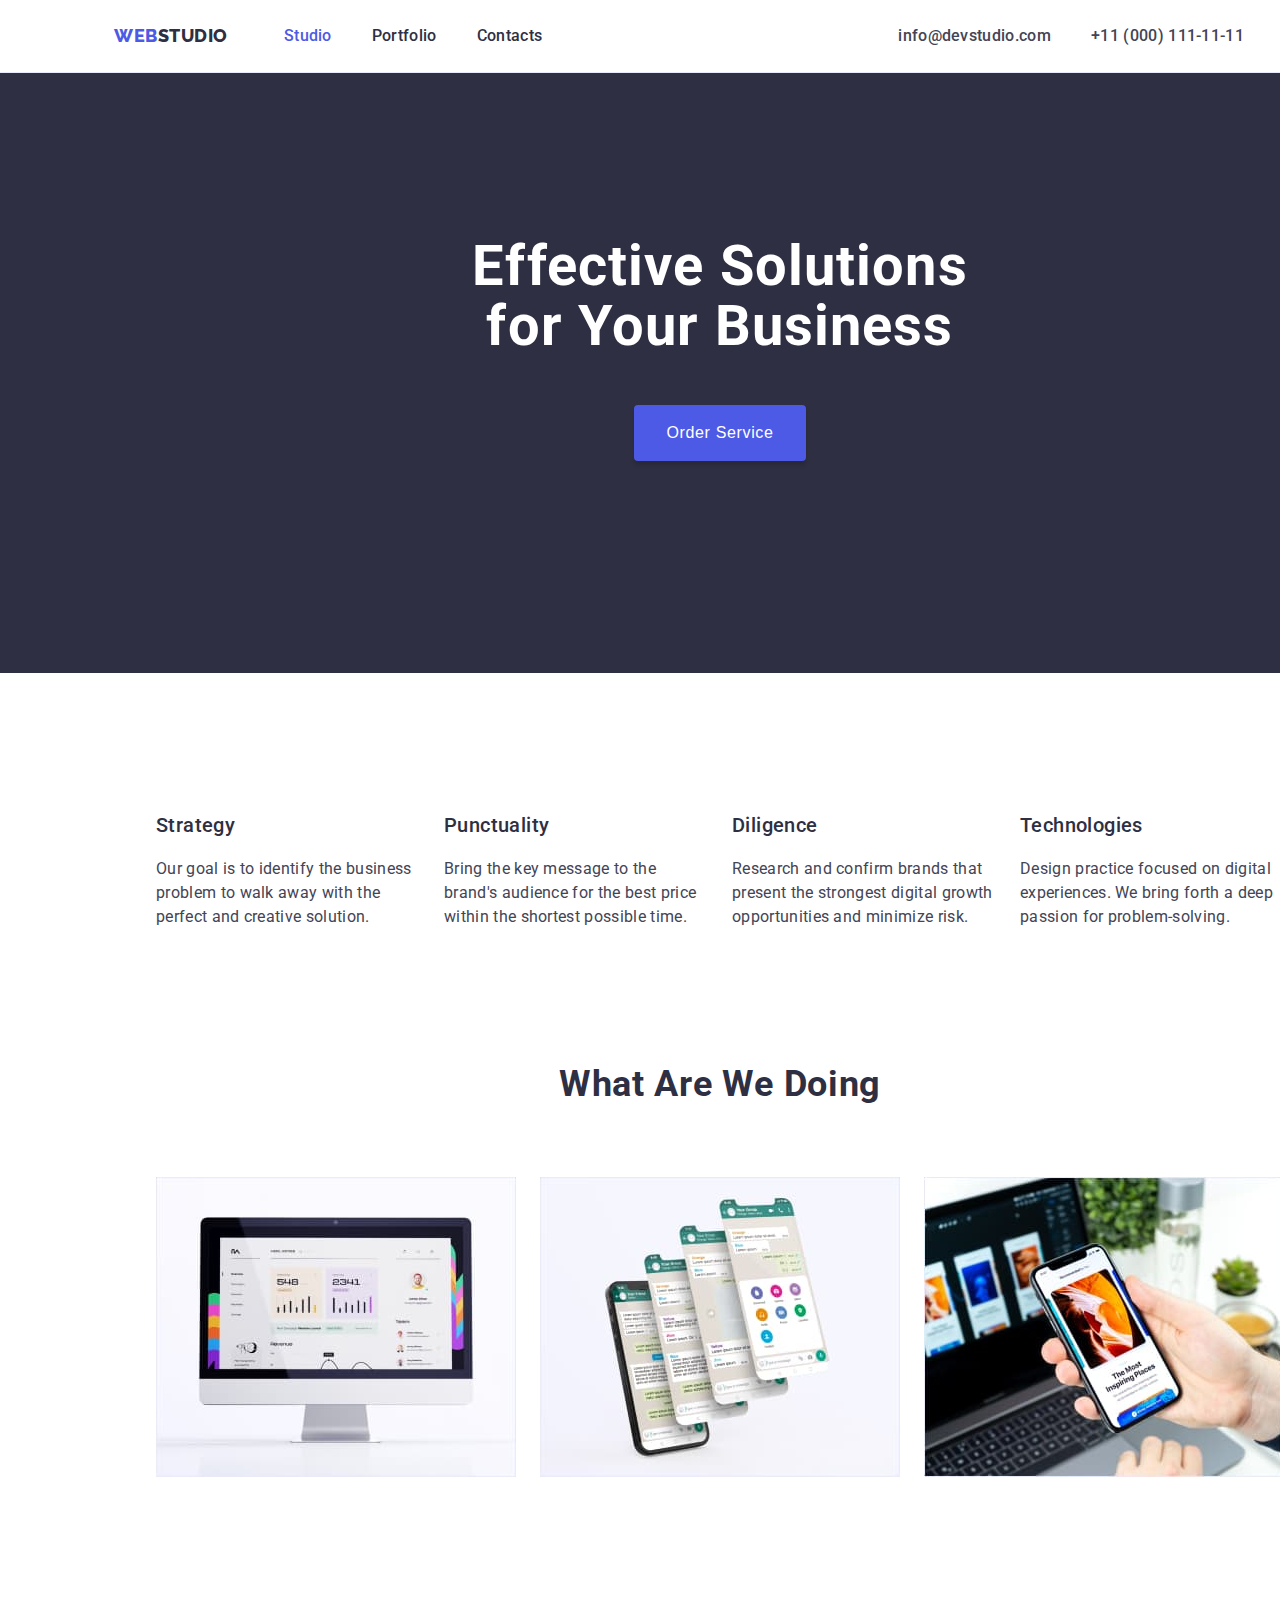
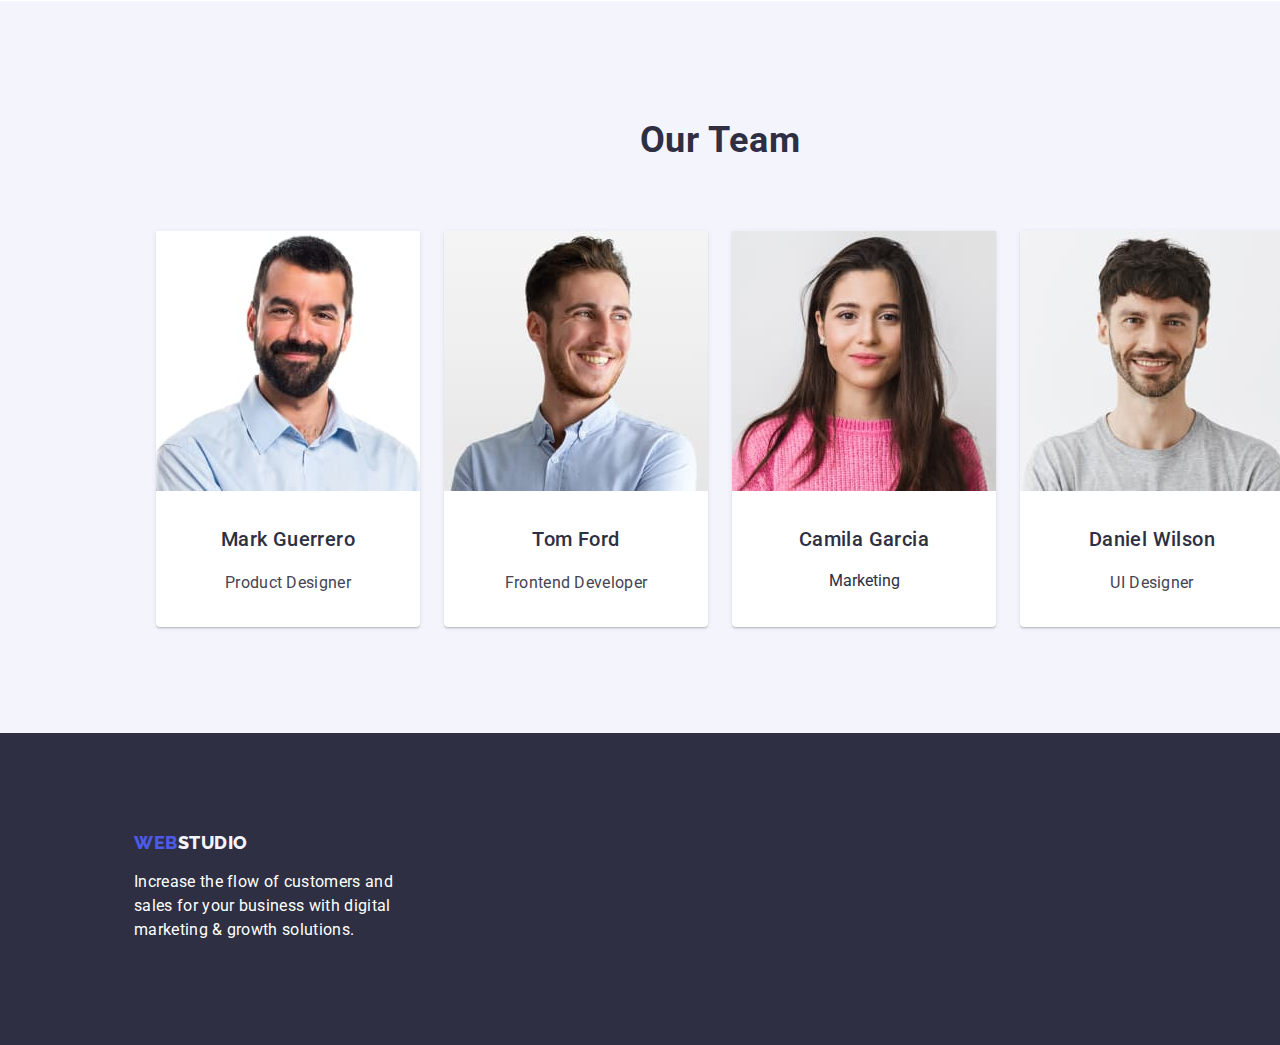
<file: index.html>
<!DOCTYPE html>
<html lang="en">
<head>
        <title>Homework 3</title>
        <meta charset="UTF-8">
        <link rel="stylesheet" href="./css/styles.css" />
        <link rel="preconnect" href="https://fonts.googleapis.com">
        <link rel="preconnect" href="https://fonts.gstatic.com" crossorigin>
        <link href="https://fonts.googleapis.com/css2?family=Roboto:wght@400;500;700;900&display=swap" rel="stylesheet">
        <link rel="preconnect" href="https://fonts.googleapis.com">
        <link rel="preconnect" href="https://fonts.gstatic.com" crossorigin>
        <link href="https://fonts.googleapis.com/css2?family=Raleway:wght@800&display=swap" rel="stylesheet">
 <!-- Heading -->
</head>
    <body class="flex-container">
        <header class="container d-flex header">
            <div class="d-flex">
                <a href="WEBSTUDIO" class="logo link"><span class="logo-web">WEB</span><span class="logo-studio-nav">STUDIO</span></a>
                <nav>
                    <ul class="list flex-link">
                        <li>
                            <a href="Studio" class="link nav-link active" >Studio</a>
                        </li>
                        
                        <li>
                            <a href="portfolio.html" class="link nav-link">Portfolio</a>
                        </li>

                        <li>
                            <a href="Contacts" class="link nav-link">Contacts</a>
                        </li>
                    </ul>
                </nav>
            </div>
            <!-- Contacts -->
            <ul class="list flex-contacts">
                <li>
                    <a href="mailto:info@devstudio.com" class="link contacts">info@devstudio.com</a>
                </li>
                <li>
                    <a href="tel:+11000111-11-11" class="link contacts">+11 (000) 111-11-11</a>
                </li>
            </ul>
        </header>

        <!-- Main Content -->
        <main>
            <!-- Hero Section -->
            <section class="hero bg-dark">
            <h1 class="hero-text">Effective Solutions <br>for Your Business</h1> 
            <button type="button" class="hero-btn">Order Service</button>
            </section>
            <!-- Benefit Section -->
            <section class="benefits">
                <ul class="list">
                    <li>
                        <h3 class="benefits">Strategy</h3>
                        <p class="text">Our goal is to identify the business problem to walk away with the perfect and creative solution.</p>
                    </li>
                
                    <li>
                        <h3 class="benefits">Punctuality</h3>
                        <p class="text">Bring the key message to the brand's audience for the best price within the shortest possible time.</p>
                    </li>
                
                    <li>
                        <h3 class="benefits">Diligence</h3>
                        <p class="text">Research and confirm brands that present the strongest digital growth opportunities and minimize risk.</p>
                    </li>
                
                    <li>
                        <h3 class="benefits">Technologies</h3>
                        <p class="text">Design practice focused on digital experiences. We bring forth a deep passion for problem-solving.</p>
                    </li>
                </ul>   
            </section>
 
            <!-- What We Do Section -->
            <section class="about">
                <h2 class="profile">What are we doing</h2>
                <ul class="list">
                    <li>
                    <img src="images/Desktop.jpg" alt="Desktop" width="360"/>
                    </li>
                
                    <li>
                    <img src="images/MobileScreen.jpg" alt="Mobile Screen" width="360"/>
                    </li>
            
                    <li>
                        <img src="images/Mobile.jpg" alt="Mobile device in front of Desktop" width="360"/>
                    </li>
                </ul>
            </section>

            <!-- Team Members -->
            <section class="team bg-light">
                <h2 class="profile">Our Team</h2>
                <ul class="list">
                    <li>
                        <img src="images/Mark.jpg" alt="Smiling guy with beard in a Polo" width="264x348" />
                        <h3 class="team-name">Mark Guerrero</h3>
                        <p class="text">Product Designer</p>
                    </li>
                
                    <li>
                        <img src="images/Tom.jpg" alt="Smiling guy in a Polo" width="264x348"/>
                        <h3 class="team-name">Tom Ford</h3>
                        <p class="text">Frontend Developer</p>
                    </li>
                
                    <li>
                        <img src="images/Camila.jpg" alt="Girl in Pink Sweater" width="264x348"/>
                        <h3 class="team-name">Camila Garcia</h3>
                        <p class="team-text">Marketing</p>
                    </li>
                
                    <li>
                        <img src="images/Daniel.jpg" alt="Smiling guy with beard in a Shirt" width="264x348"/>
                        <h3 class="team-name">Daniel Wilson</h3>
                        <p class="text">UI Designer</p>
                    </li>
                </ul>              
            </section>
        </main>

        <!-- Foot -->
        <footer class="bg-dark">
            <div class="flex-footer">
                <a href="WEBSTUDIO" class="logo"><span class="logo-web">WEB</span><span class="logo-studio-footer">STUDIO</span></a>
                <p class="footer-text">
                    Increase the flow of customers and <br>
                    sales for your business with digital <br>
                    marketing & growth solutions.
                </p>
            </div>
        </footer>
    </body>
        
</html>
</file>
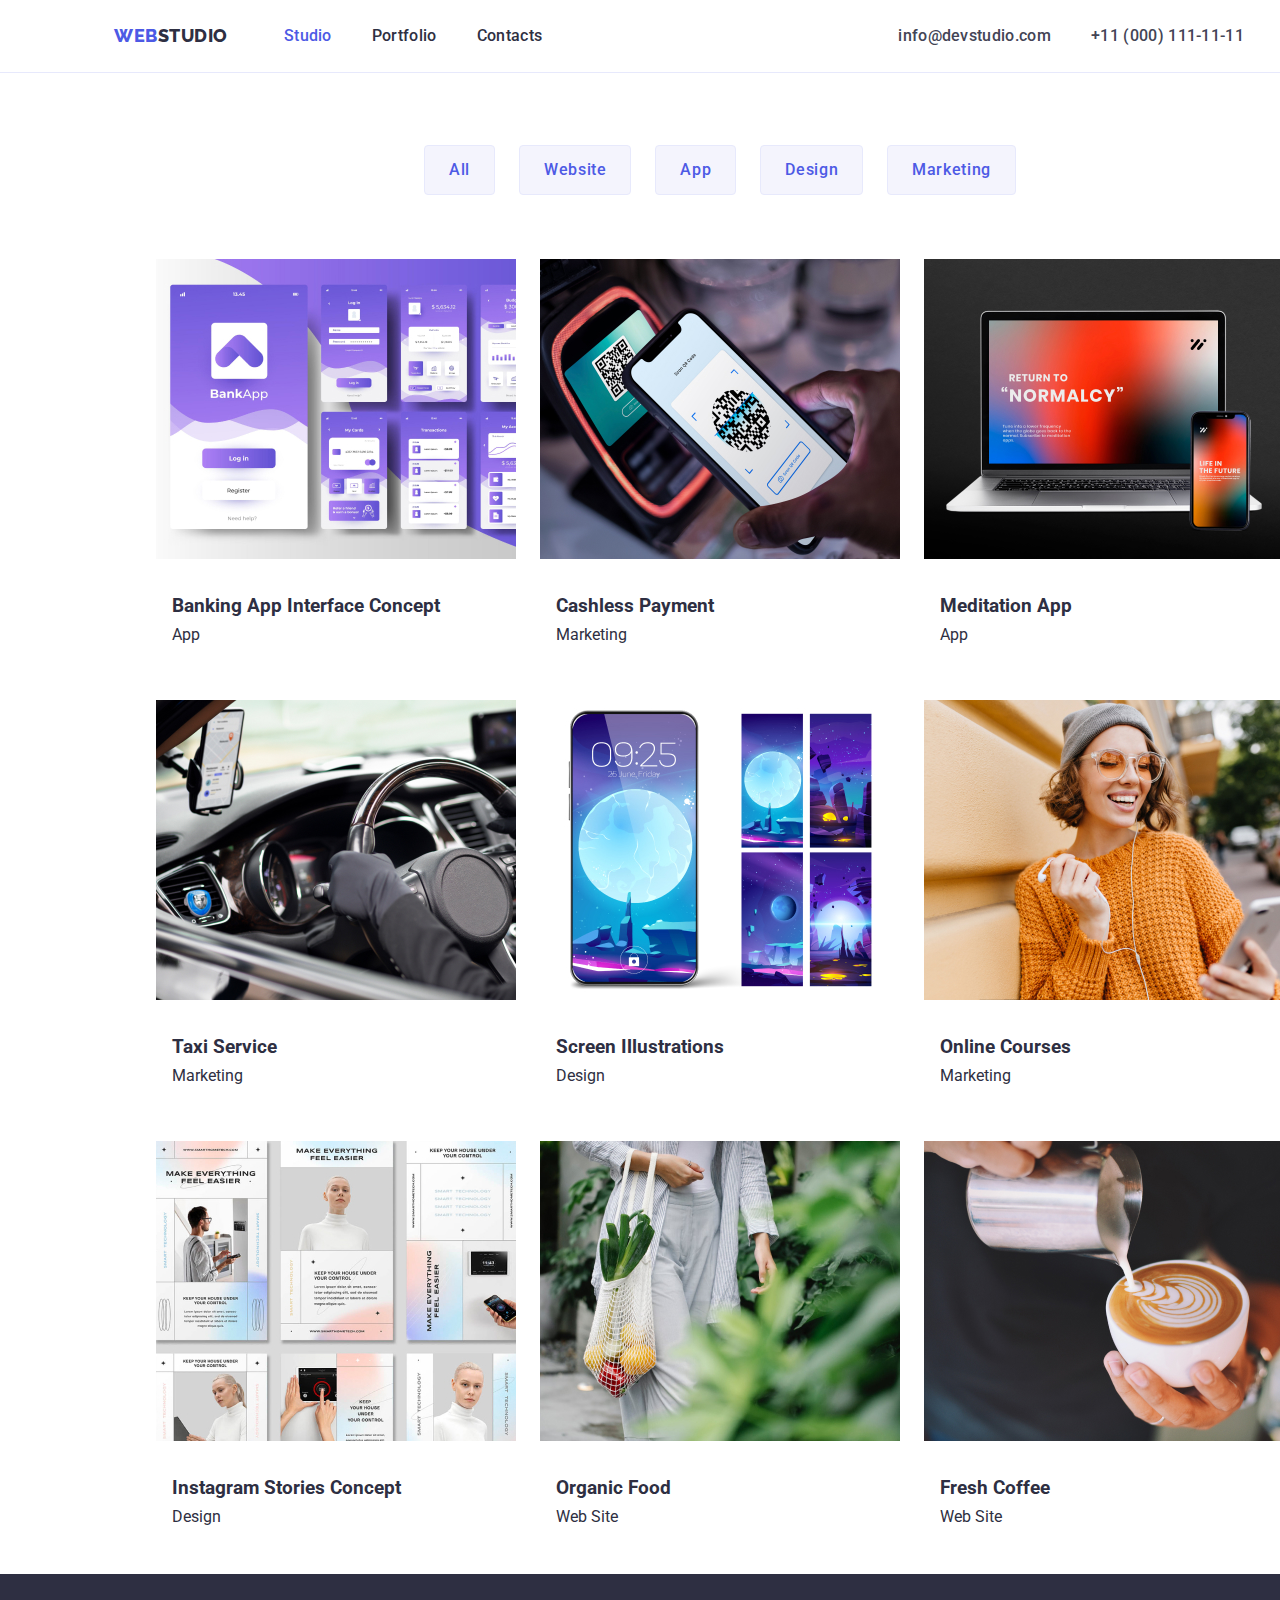
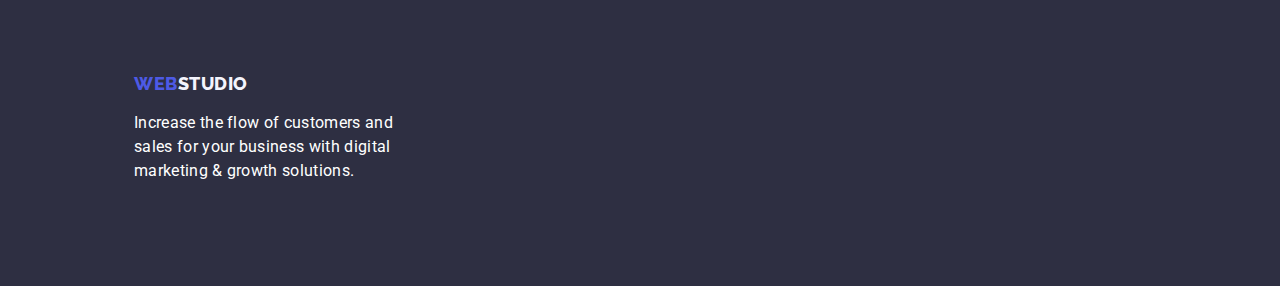
<file: portfolio.html>
<!DOCTYPE html>
<html lang="en">

<head>
    <title>Homework 3</title>
    <meta charset="UTF-8">
    <link rel="stylesheet" href="./css/styles.css" />
    <link rel="preconnect" href="https://fonts.googleapis.com">
    <link rel="preconnect" href="https://fonts.gstatic.com" crossorigin>
    <link href="https://fonts.googleapis.com/css2?family=Roboto:wght@400;500;700;900&display=swap" rel="stylesheet">
    <link rel="preconnect" href="https://fonts.googleapis.com">
    <link rel="preconnect" href="https://fonts.gstatic.com" crossorigin>
    <link href="https://fonts.googleapis.com/css2?family=Raleway:wght@800&display=swap" rel="stylesheet">
    <!-- Heading -->
</head>

    <body class="flex-container">
        <header class="container d-flex header">
            <div class="d-flex">
                <a href="WEBSTUDIO" class="logo link"><span class="logo-web">WEB</span><span
                        class="logo-studio-nav">STUDIO</span></a>
                <nav>
                    <ul class="list flex-link">
                        <li>
                            <a href="index.html" class="link nav-link active">Studio</a>
                        </li>

                        <li>
                            <a href="Portfolio" class="link nav-link">Portfolio</a>
                        </li>

                        <li>
                            <a href="Contacts" class="link nav-link">Contacts</a>
                        </li>
                    </ul>
                </nav>
            </div>
            <!-- Contacts -->
            <ul class="list flex-contacts">
                <li>
                    <a href="mailto:info@devstudio.com" class="link contacts">info@devstudio.com</a>
                </li>
                <li>
                    <a href="tel:+11000111-11-11" class="link contacts">+11 (000) 111-11-11</a>
                </li>
            </ul>
        </header>

        <main class="portfolio">
            <div class="port-btn">
                <button type="button" class="port-link">All</button>
                <button type="button" class="port-link">Website</button>
                <button type="button" class="port-link">App</button>
                <button type="button" class="port-link">Design</button>
                <button type="button" class="port-link">Marketing</button>
            </div>

            <div class="projects">
                <ul class="proj-list" style="gap: 24px">
                    <li>
                        <img src="./images/port-1.jpg" alt="Bank App">
                        <div class="proj-caption">
                            <h3>Banking App Interface Concept</h3>
                            <p>App</p>
                        </div>
                    </li>
                    <li>
                        <img src="./images/port-2.jpg" alt="Cashless Payment">
                        <div class="proj-caption">
                            <h3>Cashless Payment</h3>
                            <p>Marketing</p>
                        </div>
                    </li>
                    <li>
                        <img src="./images/port-3.jpg" alt="Meditation App">
                        <div class="proj-caption">
                            <h3>Meditation App</h3>
                            <p>App</p>
                        </div>
                    </li>
                    <li>
                        <img src="./images/port-4.jpg" alt="Taxi Service">
                        <div class="proj-caption">
                            <h3>Taxi Service</h3>
                            <p>Marketing</p>
                        </div>
                    </li>
                    <li>
                        <img src="./images/port-5.jpg" alt="Screen Illustrations">
                        <div class="proj-caption">
                            <h3>Screen Illustrations</h3>
                            <p>Design</p>
                        </div>
                    </li>
                    <li>
                        <img src="./images/port-6.jpg" alt="Online Courses">
                        <div class="proj-caption">
                            <h3>Online Courses</h3>
                            <p>Marketing</p>
                        </div>
                    </li>
                    <li>
                        <img src="./images/port-7.jpg" alt="Instagram Stories Concept">
                        <div class="proj-caption">
                            <h3>Instagram Stories Concept</h3>
                            <p>Design</p>
                        </div>
                    </li>
                    <li>
                        <img src="./images/port-8.jpg" alt="Organic Food">
                        <div class="proj-caption">
                            <h3>Organic Food</h3>
                            <p>Web Site</p>
                        </div>
                    </li>
                    <li>
                        <img src="./images/port-9.jpg" alt="Fresh Coffee">
                        <div class="proj-caption">
                            <h3>Fresh Coffee</h3>
                            <p>Web Site</p>
                        </div>
                    </li>
                </ul>
            </div>
        </main>

        <footer class="bg-dark">
            <div class="flex-footer">
                <a href="WEBSTUDIO" class="logo"><span class="logo-web">WEB</span><span
                        class="logo-studio-footer">STUDIO</span></a>
                <p class="footer-text">
                    Increase the flow of customers and <br>
                    sales for your business with digital <br>
                    marketing & growth solutions.
                </p>
            </div>
        </footer>
    </body>
        
</html>
</file>
<file: css/styles.css>
/* General Styling */
:root {
    --IRIS: #4D5AE5;
    --NAVY-BLUE: #2E2F42;
    --WHITE: #FFF;
    --CLOUD: #F4F4FD;
    --SLATE: #434455;
    --CORNFLOWER: #E7E9FC;
    --OCEAN: #404BBF;
}

body {
    font-family: 'Roboto', sans-serif;
    color: var(--NAVY-BLUE);
    margin: 0 auto;
}

.flex-container {
    width: 1440px;
}

.list {
    list-style-type: none;
    padding-left: 0;
    margin: 0;
    display: flex; 
    justify-content: center;
}

.text {
    color: var(--SLATE);
    font-size: 16px;
    font-weight: 400;
    line-height: 150%;
    letter-spacing: 0.32px;
}

.bg-dark {
    color: var(--CLOUD);
    background-color: var(--NAVY-BLUE);
    height: 312px;
}

.flex-link {
    gap: 40px;
    padding-left: 56px;
}

.flex-contacts {
    gap: 40px;
    padding-left: 332px;
}

/* End of General Styling */

/* Header Styling */

.logo {
    text-decoration: none;
    font-family: Raleway;
    font-size: 18px;
    font-weight: 800;
    line-height: 116.667%;
    letter-spacing: 0.54px;
    text-transform: uppercase;
}

.logo-web {
    color: var(--IRIS);
    font-family: Raleway;
    font-size: 18px;
    font-weight: 800;
    line-height: 116.667%;
    text-decoration: none;
    text-transform: uppercase;
    padding-left: 114px;
}

.logo-studio-nav {
    color: var(--NAVY-BLUE);
    font-family: Raleway;
    font-size: 18px;
    font-weight: 800;
    line-height: 116.667%;
    text-decoration: none;
    text-transform: uppercase;
}

.nav-link {
    text-decoration: none;
    color: var(--NAVY-BLUE);
    font-family: Roboto;
    font-size: 16px;
    font-weight: 500;
    line-height: 150%;
    letter-spacing: 0.32px;
}

.nav-link:hover,
.nav-link:focus {
    color: var(--IRIS);
}

.contacts {
    text-decoration: none;
    color: var(--SLATE);
    font-family: Roboto;
    font-size: 16px;
    font-weight: 500;
    line-height: 150%;
    letter-spacing: 0.32px;
}

.contacts:hover,
.contacts:focus {
    color: var(--IRIS);
}

.active {
    color: var(--IRIS);
}

.container {
    width: 1440px;
    margin: 24px 0 0 0;
    gap: 24px;
    border-bottom: 1px solid var(--CORNFLOWER, #E7E9FC);
    background: var(--WHITE, #FFF);
}

.d-flex {
    display: flex;
    padding-bottom: 12px;
}

.header .d-flex {
    display: flex;
    align-items: center;
}

/* End of Header Styling*/

/* Hero Styling */

.benefits {
    font-size: 20px;
    font-weight: 500;
    line-height: 120%;
    letter-spacing: 0.4px;
    color: var(--NAVY-BLUE);
    display: flex;
    width: 264px;
    flex-direction: column;
    align-items: flex-start;
    gap: 8px;
}

.team-name {
    font-size: 20px;
    font-weight: 500;
    line-height: 120%;
    letter-spacing: 0.4px;
    color: var(--NAVY-BLUE)
}

.hero-text {
    text-align: center;
    font-size: 56px;
    font-weight: 700;
    line-height: 107.143%;
    letter-spacing: 1.12px;
    background-color: var(--NAVY-BLUE);
    color: var(--WHITE);
    margin: 0px;
}

.hero-btn {
    background-color: var(--IRIS);
    color: var(--WHITE);
    font-size: 16px;
    font-weight: 500; 
    line-height: 150%;
    letter-spacing: 0.64px;
    border-radius: 4px;
    border: none;
    margin-top: 48px;
    padding: 16px 32px;
    box-shadow: 0px 4px 4px 0px rgba(0, 0, 0, 0.15);
}

.hero-btn:hover {
    color: var(--WHITE);
    cursor: pointer;
}

.benefits ul {
    display: flex;
    justify-content: center;
    list-style-type: none;
    gap: 24px;
    margin-top: 120px;
    margin-left: 156px;
}

.hero {
    height: 600px;
    text-align: center;
}

.hero-text {
    padding-top: 164px;
}

/* End of Hero Styling */

/* About Styling */

.profile {
    text-align: center;
    font-size: 36px;
    font-weight: 700;
    line-height: 111.111%;
    letter-spacing: 0.72px;
    text-transform: capitalize;  
}

.about ul {
    display: flex;
    justify-content: center;
    list-style-type: none;
    gap: 24px;
}

.about h2 {
    text-align: center;
    margin-top: 120px;
    margin-bottom: 72px;
}

/* End of About Styling */

/* Team Members Styling */

.bg-light {
    background-color: var(--CLOUD);
    height: 732px;
}

.team li {
    background-color: var(--WHITE);
    margin-top: 40px;
    box-shadow: 0px 2px 1px 0px rgba(46, 47, 66, 0.08), 0px 1px 1px 0px rgba(46, 47, 66, 0.16), 0px 1px 6px 0px rgba(46, 47, 66, 0.08);
    border-radius: 0px 0px 4px 4px;
}

.team h2 {
    text-align: center;
    margin-top: 120px;
}

.team h3 {
    margin-top: 32px;
    text-align: center;
}

.team p {
    margin-bottom: 32px;
    text-align: center;
}

.team h2 {
    text-align: center;
    padding-top: 120px;
}

.team ul {
    display: flex;
    justify-content: center;
    list-style-type: none;
    gap: 24px;
    text-align: center;
}

/* End of Team Member Styling */

/* Portfolio Styling */

.portfolio {
    width: 1440px;
    text-align: center;
}

.port-btn {
    display: inline-flex;
    text-align: center;
    gap: 24px;
    padding-top: 72px;
    padding-bottom: 48px;
}

.port-link:hover,
.port-link:focus {
    color: var(--WHITE);
    cursor: pointer;
    background: var(--OCEAN);
}

.port-link {
    font-family: Roboto;
    padding: 12px 24px;
    border-radius: 4px;
    border: 1px solid var(--CORNFLOWER, #E7E9FC);
    background: var(--CLOUD, #F4F4FD);
    color: var(--IRIS, #4D5AE5);
    font-size: 16px;
    font-weight: 500;
    line-height: 150%;
    letter-spacing: 0.64px;
}

.projects {
    display: flex;
    width: 1440px;
}

.proj-list {
    width: 1440px;
    display: flex;
    flex-wrap: wrap;
    padding: 0;
}

.proj-list {
    display: flex;
    list-style-type: none;
    justify-content: center;
    width: 100%;
}

.proj-caption {
    display: flex;
    padding: 0px 16px;
    flex-direction: column;
    justify-content: center;
    align-items: flex-start;
    gap: 8px;
    align-self: stretch;
}

.proj-caption h3 {
    margin: 0;
    padding-top: 32px;
}

.proj-caption p {
    margin: 0;
    padding-bottom: 32px;
}

/* End of Portfolio Styling */

/* Footer Styling */

.logo-studio-footer {
    color: var(--CLOUD);
    font-family: Raleway;
    font-size: 18px;
    font-weight: 800;
    line-height: 116.667%;
    text-decoration: none;
    text-transform: uppercase;
     
}

.footer-text {
    line-height: 150%;
    letter-spacing: 0.32px;
    color: var(--WHITE);
    padding-left: 114px;
}

.flex-footer {
   padding-top: 100px;
   padding-left: 20px;
}
</file>
